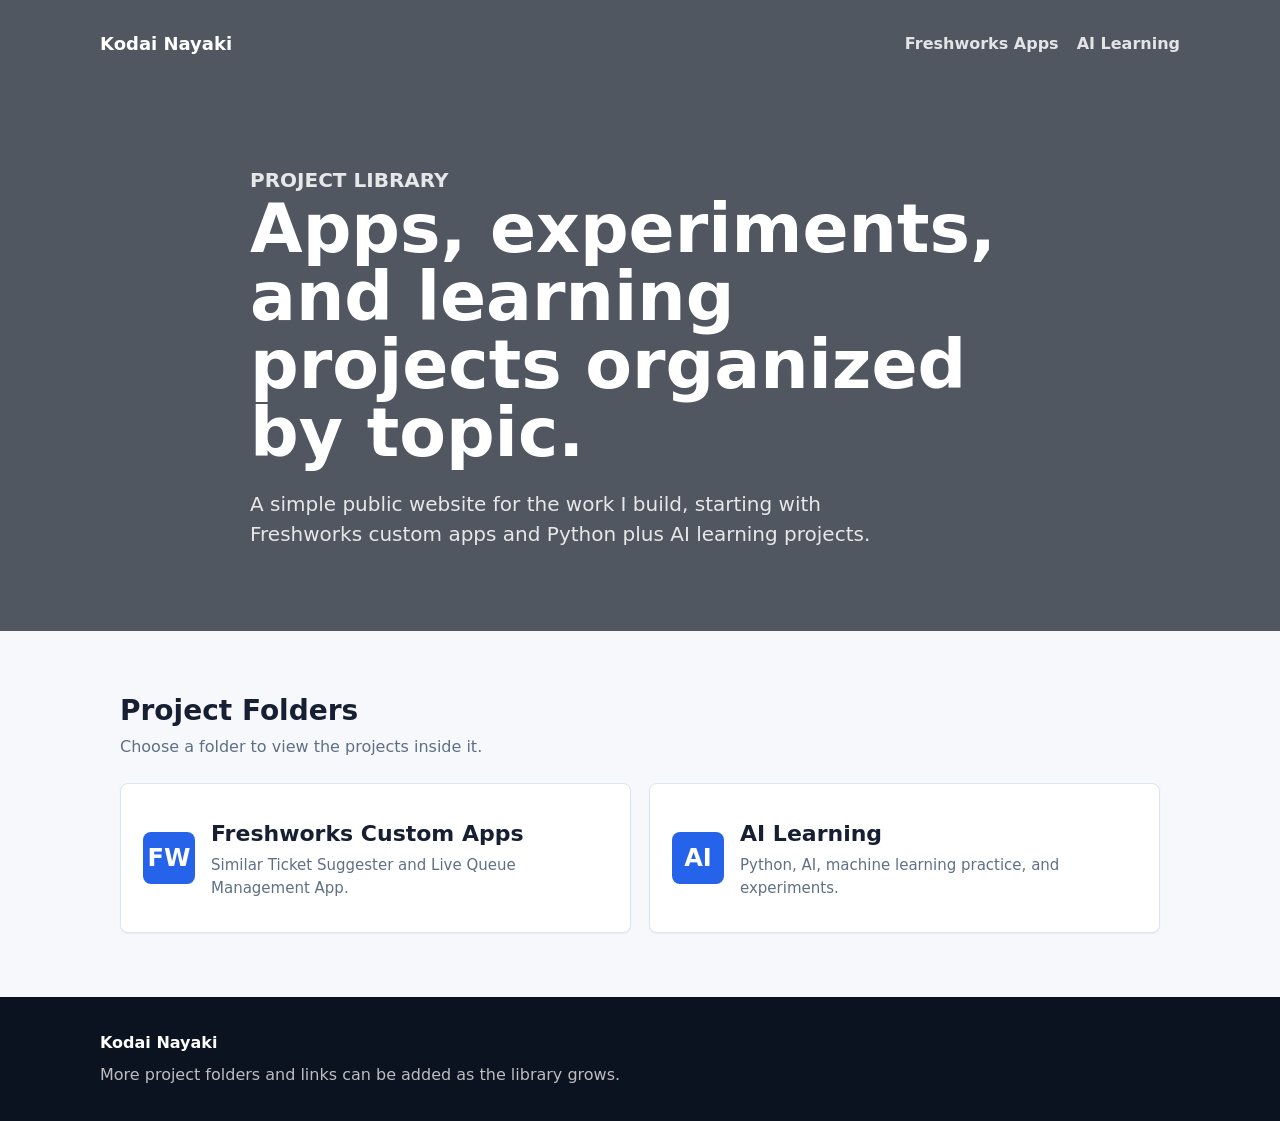
<file: index.html>
<!doctype html>
<html lang="en">
  <head>
    <meta charset="UTF-8" />
    <meta name="viewport" content="width=device-width, initial-scale=1.0" />
    <title>Kodai Nayaki | Project Library</title>
    <link rel="stylesheet" href="styles.css" />
  </head>
  <body>
    <header class="hero">
      <nav class="nav wrap" aria-label="Main navigation">
        <a class="brand" href="index.html">Kodai Nayaki</a>
        <div class="nav-links">
          <a href="freshworks-custom-apps.html">Freshworks Apps</a>
          <a href="ai-learning.html">AI Learning</a>
        </div>
      </nav>

      <div class="hero-content wrap">
        <p class="eyebrow">Project library</p>
        <h1>Apps, experiments, and learning projects organized by topic.</h1>
        <p>
          A simple public website for the work I build, starting with Freshworks custom apps
          and Python plus AI learning projects.
        </p>
      </div>
    </header>

    <main class="wrap page-section">
      <div class="section-heading">
        <h2>Project Folders</h2>
        <p>Choose a folder to view the projects inside it.</p>
      </div>

      <div class="folder-grid">
        <a class="folder-card" href="freshworks-custom-apps.html">
          <span class="folder-icon">FW</span>
          <span>
            <strong>Freshworks Custom Apps</strong>
            <small>Similar Ticket Suggester and Live Queue Management App.</small>
          </span>
        </a>

        <a class="folder-card" href="ai-learning.html">
          <span class="folder-icon">AI</span>
          <span>
            <strong>AI Learning</strong>
            <small>Python, AI, machine learning practice, and experiments.</small>
          </span>
        </a>
      </div>
    </main>

    <footer class="site-footer">
      <div class="wrap">
        <strong>Kodai Nayaki</strong>
        <p>More project folders and links can be added as the library grows.</p>
      </div>
    </footer>
  </body>
</html>
</file>
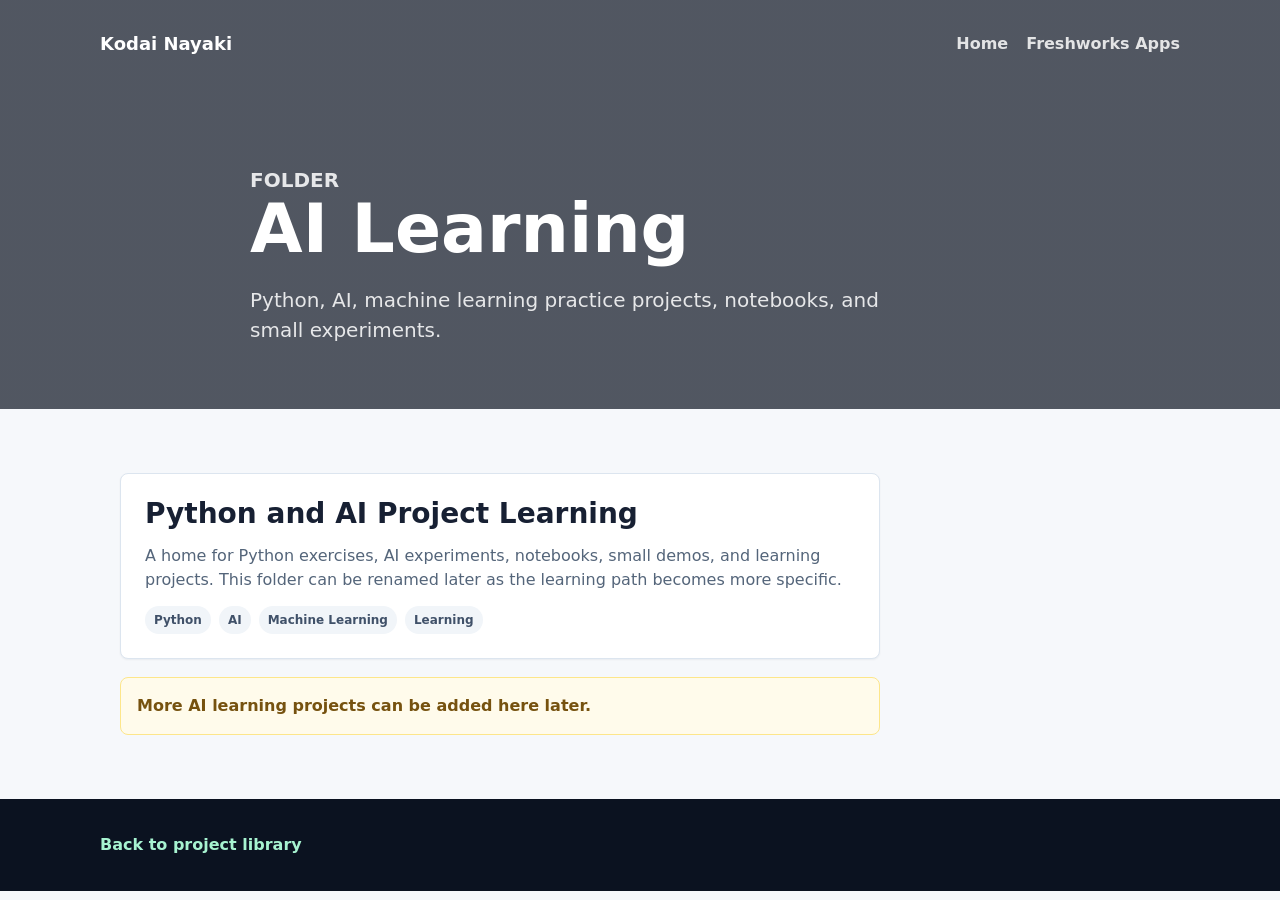
<file: ai-learning.html>
<!doctype html>
<html lang="en">
  <head>
    <meta charset="UTF-8" />
    <meta name="viewport" content="width=device-width, initial-scale=1.0" />
    <title>AI Learning | Kodai Nayaki</title>
    <link rel="stylesheet" href="styles.css" />
  </head>
  <body>
    <header class="sub-hero">
      <nav class="nav wrap" aria-label="Main navigation">
        <a class="brand" href="index.html">Kodai Nayaki</a>
        <div class="nav-links">
          <a href="index.html">Home</a>
          <a href="freshworks-custom-apps.html">Freshworks Apps</a>
        </div>
      </nav>

      <div class="hero-content wrap">
        <p class="eyebrow">Folder</p>
        <h1>AI Learning</h1>
        <p>Python, AI, machine learning practice projects, notebooks, and small experiments.</p>
      </div>
    </header>

    <main class="wrap page-section">
      <article class="project-card wide">
        <h2>Python and AI Project Learning</h2>
        <p>
          A home for Python exercises, AI experiments, notebooks, small demos, and learning
          projects. This folder can be renamed later as the learning path becomes more specific.
        </p>
        <div class="tags">
          <span class="tag">Python</span>
          <span class="tag">AI</span>
          <span class="tag">Machine Learning</span>
          <span class="tag">Learning</span>
        </div>
      </article>

      <div class="note">
        More AI learning projects can be added here later.
      </div>
    </main>

    <footer class="site-footer">
      <div class="wrap">
        <a class="footer-link" href="index.html">Back to project library</a>
      </div>
    </footer>
  </body>
</html>
</file>
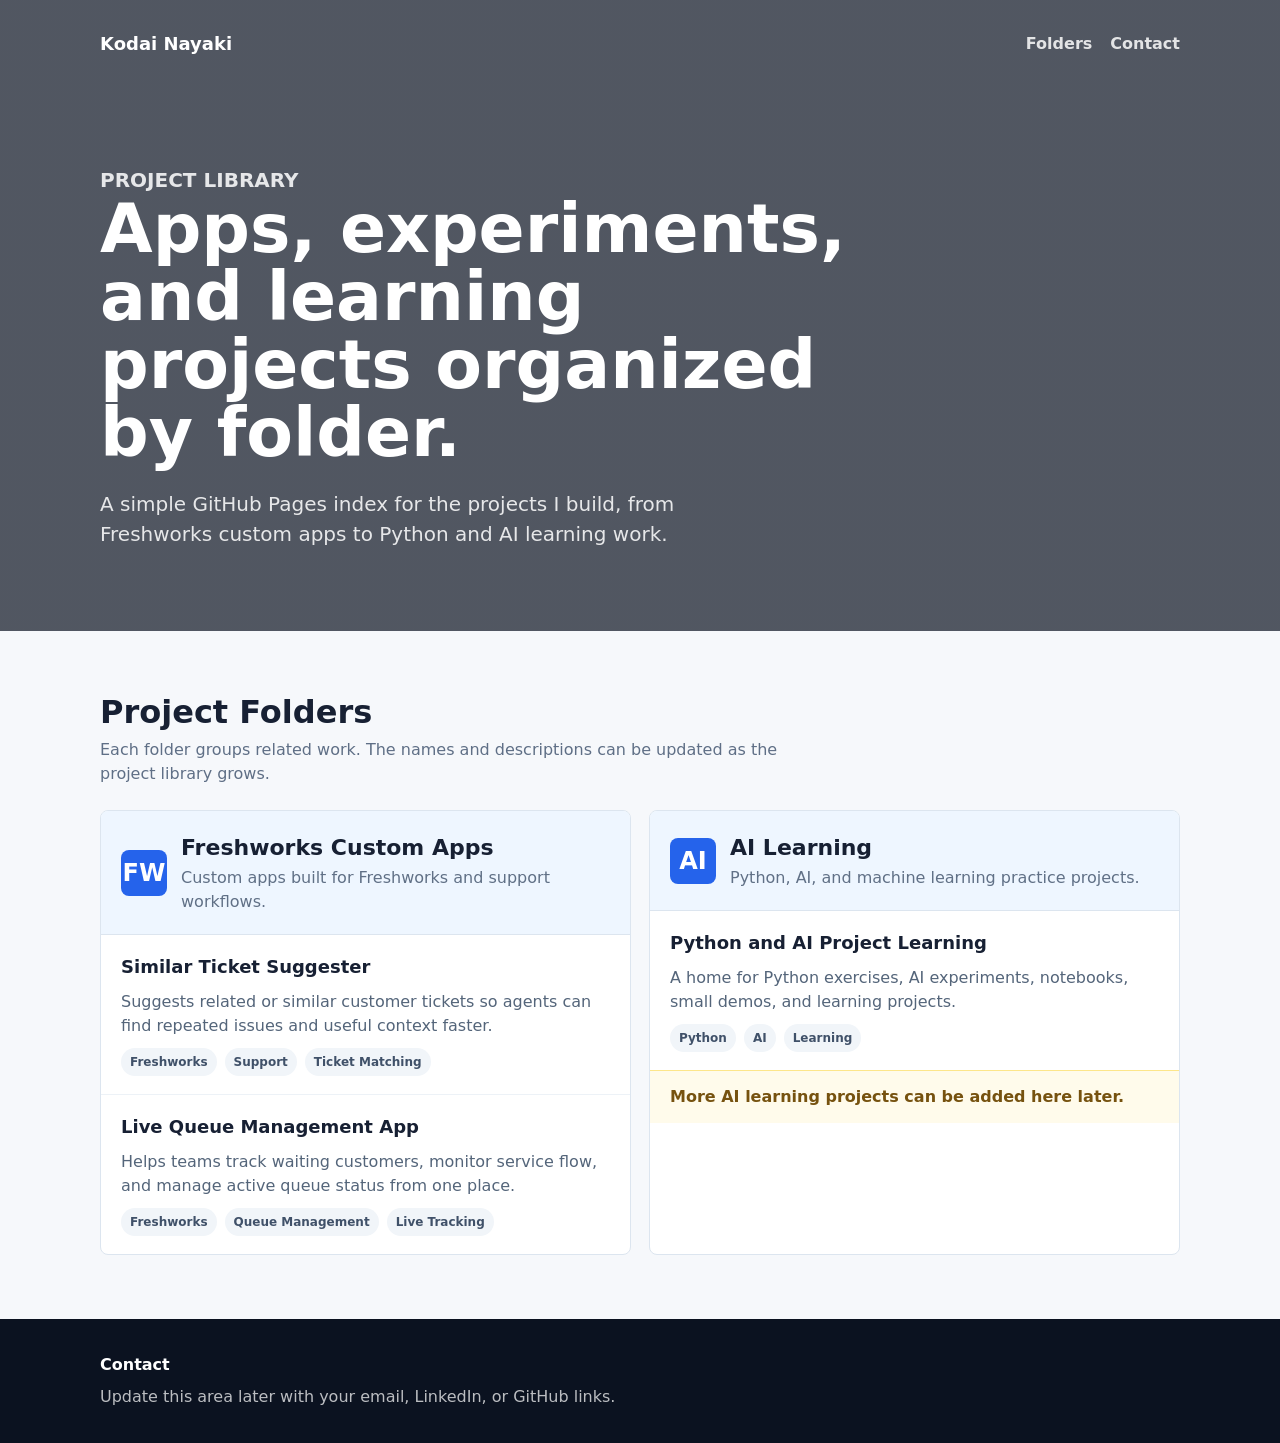
<file: apps.html>
<!doctype html>
<html lang="en">
  <head>
    <meta charset="UTF-8" />
    <meta name="viewport" content="width=device-width, initial-scale=1.0" />
    <title>Kodai Nayaki | Project Library</title>
    <style>
      :root {
        color: #172033;
        font-family: Inter, system-ui, -apple-system, BlinkMacSystemFont, "Segoe UI", sans-serif;
        line-height: 1.5;
      }

      * {
        box-sizing: border-box;
      }

      body {
        background: #f6f8fb;
        margin: 0;
      }

      a {
        color: inherit;
      }

      .hero {
        background:
          linear-gradient(rgba(11, 18, 32, 0.7), rgba(11, 18, 32, 0.7)),
          url("https://images.unsplash.com/photo-1451187580459-43490279c0fa?auto=format&fit=crop&w=1800&q=80")
            center / cover;
        color: #ffffff;
        padding: 30px 20px 82px;
      }

      .wrap {
        margin: 0 auto;
        max-width: 1080px;
      }

      nav {
        align-items: center;
        display: flex;
        gap: 18px;
        justify-content: space-between;
      }

      .brand {
        font-size: 18px;
        font-weight: 800;
        text-decoration: none;
      }

      .nav-links {
        display: flex;
        gap: 18px;
      }

      .nav-links a {
        color: rgba(255, 255, 255, 0.84);
        font-weight: 700;
        text-decoration: none;
      }

      .hero-content {
        max-width: 780px;
        padding-top: 86px;
      }

      .eyebrow {
        color: #a7f3d0;
        font-size: 14px;
        font-weight: 800;
        margin: 0 0 10px;
        text-transform: uppercase;
      }

      h1 {
        font-size: clamp(38px, 7vw, 68px);
        line-height: 1;
        margin: 0;
      }

      .hero p {
        color: rgba(255, 255, 255, 0.86);
        font-size: 20px;
        margin: 22px 0 0;
        max-width: 650px;
      }

      main {
        padding: 64px 20px;
      }

      .section-heading {
        margin-bottom: 24px;
      }

      h2 {
        font-size: 32px;
        line-height: 1.1;
        margin: 0;
      }

      .section-heading p {
        color: #5f6f86;
        margin: 8px 0 0;
        max-width: 680px;
      }

      .folder-grid {
        display: grid;
        gap: 18px;
        grid-template-columns: repeat(2, minmax(0, 1fr));
      }

      .folder {
        background: #ffffff;
        border: 1px solid #dce5ef;
        border-radius: 8px;
        overflow: hidden;
      }

      .folder-header {
        align-items: center;
        background: #eef6ff;
        border-bottom: 1px solid #dce5ef;
        display: flex;
        gap: 14px;
        padding: 20px;
      }

      .folder-icon {
        align-items: center;
        background: #2563eb;
        border-radius: 8px;
        color: #ffffff;
        display: flex;
        flex: 0 0 46px;
        font-size: 24px;
        font-weight: 900;
        height: 46px;
        justify-content: center;
      }

      .folder-header h3 {
        font-size: 22px;
        margin: 0;
      }

      .folder-header p {
        color: #607086;
        margin: 2px 0 0;
      }

      .project-list {
        display: grid;
        gap: 0;
        margin: 0;
        padding: 0;
      }

      .project {
        border-bottom: 1px solid #edf2f7;
        display: grid;
        gap: 10px;
        list-style: none;
        padding: 18px 20px;
      }

      .project:last-child {
        border-bottom: 0;
      }

      .project h4 {
        font-size: 18px;
        margin: 0;
      }

      .project p {
        color: #54657a;
        margin: 0;
      }

      .tags {
        display: flex;
        flex-wrap: wrap;
        gap: 8px;
      }

      .tag {
        background: #f1f5f9;
        border-radius: 999px;
        color: #405169;
        font-size: 12px;
        font-weight: 750;
        padding: 5px 9px;
      }

      .placeholder {
        background: #fffbeb;
        border-top: 1px solid #fde68a;
        color: #76520f;
        font-weight: 700;
        padding: 14px 20px;
      }

      footer {
        background: #0b1220;
        color: #ffffff;
        padding: 34px 20px;
      }

      footer p {
        color: rgba(255, 255, 255, 0.72);
        margin: 8px 0 0;
      }

      @media (max-width: 780px) {
        .folder-grid {
          grid-template-columns: 1fr;
        }

        nav {
          align-items: start;
          flex-direction: column;
        }

        .hero-content {
          padding-top: 56px;
        }
      }
    </style>
  </head>
  <body>
    <header class="hero">
      <div class="wrap">
        <nav aria-label="Main navigation">
          <a class="brand" href="#">Kodai Nayaki</a>
          <div class="nav-links">
            <a href="#folders">Folders</a>
            <a href="#contact">Contact</a>
          </div>
        </nav>

        <div class="hero-content">
          <p class="eyebrow">Project library</p>
          <h1>Apps, experiments, and learning projects organized by folder.</h1>
          <p>
            A simple GitHub Pages index for the projects I build, from Freshworks custom apps
            to Python and AI learning work.
          </p>
        </div>
      </div>
    </header>

    <main id="folders">
      <div class="wrap">
        <div class="section-heading">
          <h2>Project Folders</h2>
          <p>
            Each folder groups related work. The names and descriptions can be updated as the
            project library grows.
          </p>
        </div>

        <div class="folder-grid">
          <section class="folder" aria-labelledby="freshworks-heading">
            <div class="folder-header">
              <div class="folder-icon" aria-hidden="true">FW</div>
              <div>
                <h3 id="freshworks-heading">Freshworks Custom Apps</h3>
                <p>Custom apps built for Freshworks and support workflows.</p>
              </div>
            </div>

            <ul class="project-list">
              <li class="project">
                <h4>Similar Ticket Suggester</h4>
                <p>
                  Suggests related or similar customer tickets so agents can find repeated issues
                  and useful context faster.
                </p>
                <div class="tags">
                  <span class="tag">Freshworks</span>
                  <span class="tag">Support</span>
                  <span class="tag">Ticket Matching</span>
                </div>
              </li>
              <li class="project">
                <h4>Live Queue Management App</h4>
                <p>
                  Helps teams track waiting customers, monitor service flow, and manage active
                  queue status from one place.
                </p>
                <div class="tags">
                  <span class="tag">Freshworks</span>
                  <span class="tag">Queue Management</span>
                  <span class="tag">Live Tracking</span>
                </div>
              </li>
            </ul>
          </section>

          <section class="folder" aria-labelledby="ai-heading">
            <div class="folder-header">
              <div class="folder-icon" aria-hidden="true">AI</div>
              <div>
                <h3 id="ai-heading">AI Learning</h3>
                <p>Python, AI, and machine learning practice projects.</p>
              </div>
            </div>

            <ul class="project-list">
              <li class="project">
                <h4>Python and AI Project Learning</h4>
                <p>
                  A home for Python exercises, AI experiments, notebooks, small demos, and
                  learning projects.
                </p>
                <div class="tags">
                  <span class="tag">Python</span>
                  <span class="tag">AI</span>
                  <span class="tag">Learning</span>
                </div>
              </li>
            </ul>
            <div class="placeholder">More AI learning projects can be added here later.</div>
          </section>
        </div>
      </div>
    </main>

    <footer id="contact">
      <div class="wrap">
        <strong>Contact</strong>
        <p>Update this area later with your email, LinkedIn, or GitHub links.</p>
      </div>
    </footer>
  </body>
</html>
</file>
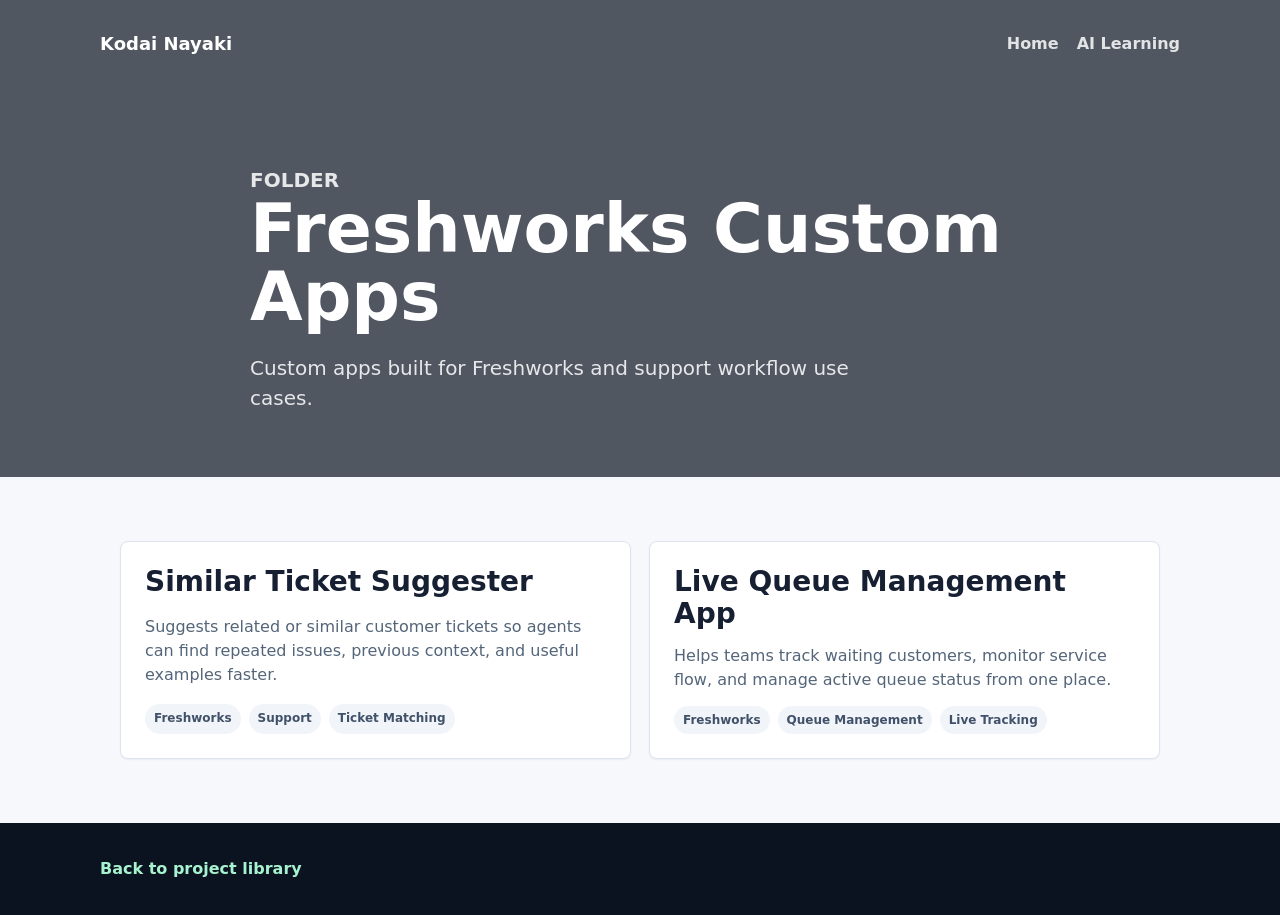
<file: freshworks-custom-apps.html>
<!doctype html>
<html lang="en">
  <head>
    <meta charset="UTF-8" />
    <meta name="viewport" content="width=device-width, initial-scale=1.0" />
    <title>Freshworks Custom Apps | Kodai Nayaki</title>
    <link rel="stylesheet" href="styles.css" />
  </head>
  <body>
    <header class="sub-hero">
      <nav class="nav wrap" aria-label="Main navigation">
        <a class="brand" href="index.html">Kodai Nayaki</a>
        <div class="nav-links">
          <a href="index.html">Home</a>
          <a href="ai-learning.html">AI Learning</a>
        </div>
      </nav>

      <div class="hero-content wrap">
        <p class="eyebrow">Folder</p>
        <h1>Freshworks Custom Apps</h1>
        <p>Custom apps built for Freshworks and support workflow use cases.</p>
      </div>
    </header>

    <main class="wrap page-section">
      <div class="project-grid">
        <article class="project-card">
          <h2>Similar Ticket Suggester</h2>
          <p>
            Suggests related or similar customer tickets so agents can find repeated issues,
            previous context, and useful examples faster.
          </p>
          <div class="tags">
            <span class="tag">Freshworks</span>
            <span class="tag">Support</span>
            <span class="tag">Ticket Matching</span>
          </div>
        </article>

        <article class="project-card">
          <h2>Live Queue Management App</h2>
          <p>
            Helps teams track waiting customers, monitor service flow, and manage active queue
            status from one place.
          </p>
          <div class="tags">
            <span class="tag">Freshworks</span>
            <span class="tag">Queue Management</span>
            <span class="tag">Live Tracking</span>
          </div>
        </article>
      </div>
    </main>

    <footer class="site-footer">
      <div class="wrap">
        <a class="footer-link" href="index.html">Back to project library</a>
      </div>
    </footer>
  </body>
</html>
</file>
<file: styles.css>
:root {
  color: #172033;
  font-family: Inter, system-ui, -apple-system, BlinkMacSystemFont, "Segoe UI", sans-serif;
  line-height: 1.5;
}

* {
  box-sizing: border-box;
}

body {
  background: #f6f8fb;
  margin: 0;
}

a {
  color: inherit;
}

.wrap {
  margin: 0 auto;
  max-width: 1080px;
}

.hero,
.sub-hero {
  background:
    linear-gradient(rgba(11, 18, 32, 0.7), rgba(11, 18, 32, 0.7)),
    url("https://images.unsplash.com/photo-1451187580459-43490279c0fa?auto=format&fit=crop&w=1800&q=80")
      center / cover;
  color: #ffffff;
  padding: 30px 20px 82px;
}

.sub-hero {
  padding-bottom: 64px;
}

.nav {
  align-items: center;
  display: flex;
  gap: 18px;
  justify-content: space-between;
}

.brand {
  font-size: 18px;
  font-weight: 800;
  text-decoration: none;
}

.nav-links {
  display: flex;
  flex-wrap: wrap;
  gap: 18px;
}

.nav-links a {
  color: rgba(255, 255, 255, 0.84);
  font-weight: 700;
  text-decoration: none;
}

.hero-content {
  max-width: 780px;
  padding-top: 86px;
}

.eyebrow {
  color: #a7f3d0;
  font-size: 14px;
  font-weight: 800;
  margin: 0 0 10px;
  text-transform: uppercase;
}

h1 {
  font-size: clamp(38px, 7vw, 68px);
  line-height: 1;
  margin: 0;
}

.hero-content p {
  color: rgba(255, 255, 255, 0.86);
  font-size: 20px;
  margin: 22px 0 0;
  max-width: 650px;
}

.page-section {
  padding: 64px 20px;
}

.section-heading {
  margin-bottom: 24px;
}

h2 {
  font-size: 28px;
  line-height: 1.15;
  margin: 0;
}

.section-heading p {
  color: #5f6f86;
  margin: 8px 0 0;
}

.folder-grid,
.project-grid {
  display: grid;
  gap: 18px;
  grid-template-columns: repeat(2, minmax(0, 1fr));
}

.folder-card,
.project-card {
  background: #ffffff;
  border: 1px solid #dce5ef;
  border-radius: 8px;
  box-shadow: 0 1px 2px rgba(23, 32, 51, 0.06);
}

.folder-card {
  align-items: center;
  display: flex;
  gap: 16px;
  min-height: 150px;
  padding: 22px;
  text-decoration: none;
}

.folder-card:hover {
  border-color: #93c5fd;
}

.folder-icon {
  align-items: center;
  background: #2563eb;
  border-radius: 8px;
  color: #ffffff;
  display: flex;
  flex: 0 0 52px;
  font-size: 24px;
  font-weight: 900;
  height: 52px;
  justify-content: center;
}

.folder-card strong {
  display: block;
  font-size: 22px;
}

.folder-card small {
  color: #607086;
  display: block;
  font-size: 15px;
  margin-top: 4px;
}

.project-card {
  display: grid;
  gap: 14px;
  padding: 24px;
}

.project-card.wide {
  max-width: 760px;
}

.project-card p {
  color: #54657a;
  margin: 0;
}

.tags {
  display: flex;
  flex-wrap: wrap;
  gap: 8px;
}

.tag {
  background: #f1f5f9;
  border-radius: 999px;
  color: #405169;
  font-size: 12px;
  font-weight: 750;
  padding: 5px 9px;
}

.note {
  background: #fffbeb;
  border: 1px solid #fde68a;
  border-radius: 8px;
  color: #76520f;
  font-weight: 700;
  margin-top: 18px;
  max-width: 760px;
  padding: 16px;
}

.site-footer {
  background: #0b1220;
  color: #ffffff;
  padding: 34px 20px;
}

.site-footer p {
  color: rgba(255, 255, 255, 0.72);
  margin: 8px 0 0;
}

.footer-link {
  color: #a7f3d0;
  font-weight: 800;
  text-decoration: none;
}

@media (max-width: 780px) {
  .folder-grid,
  .project-grid {
    grid-template-columns: 1fr;
  }

  .nav {
    align-items: start;
    flex-direction: column;
  }

  .hero-content {
    padding-top: 56px;
  }
}
</file>
